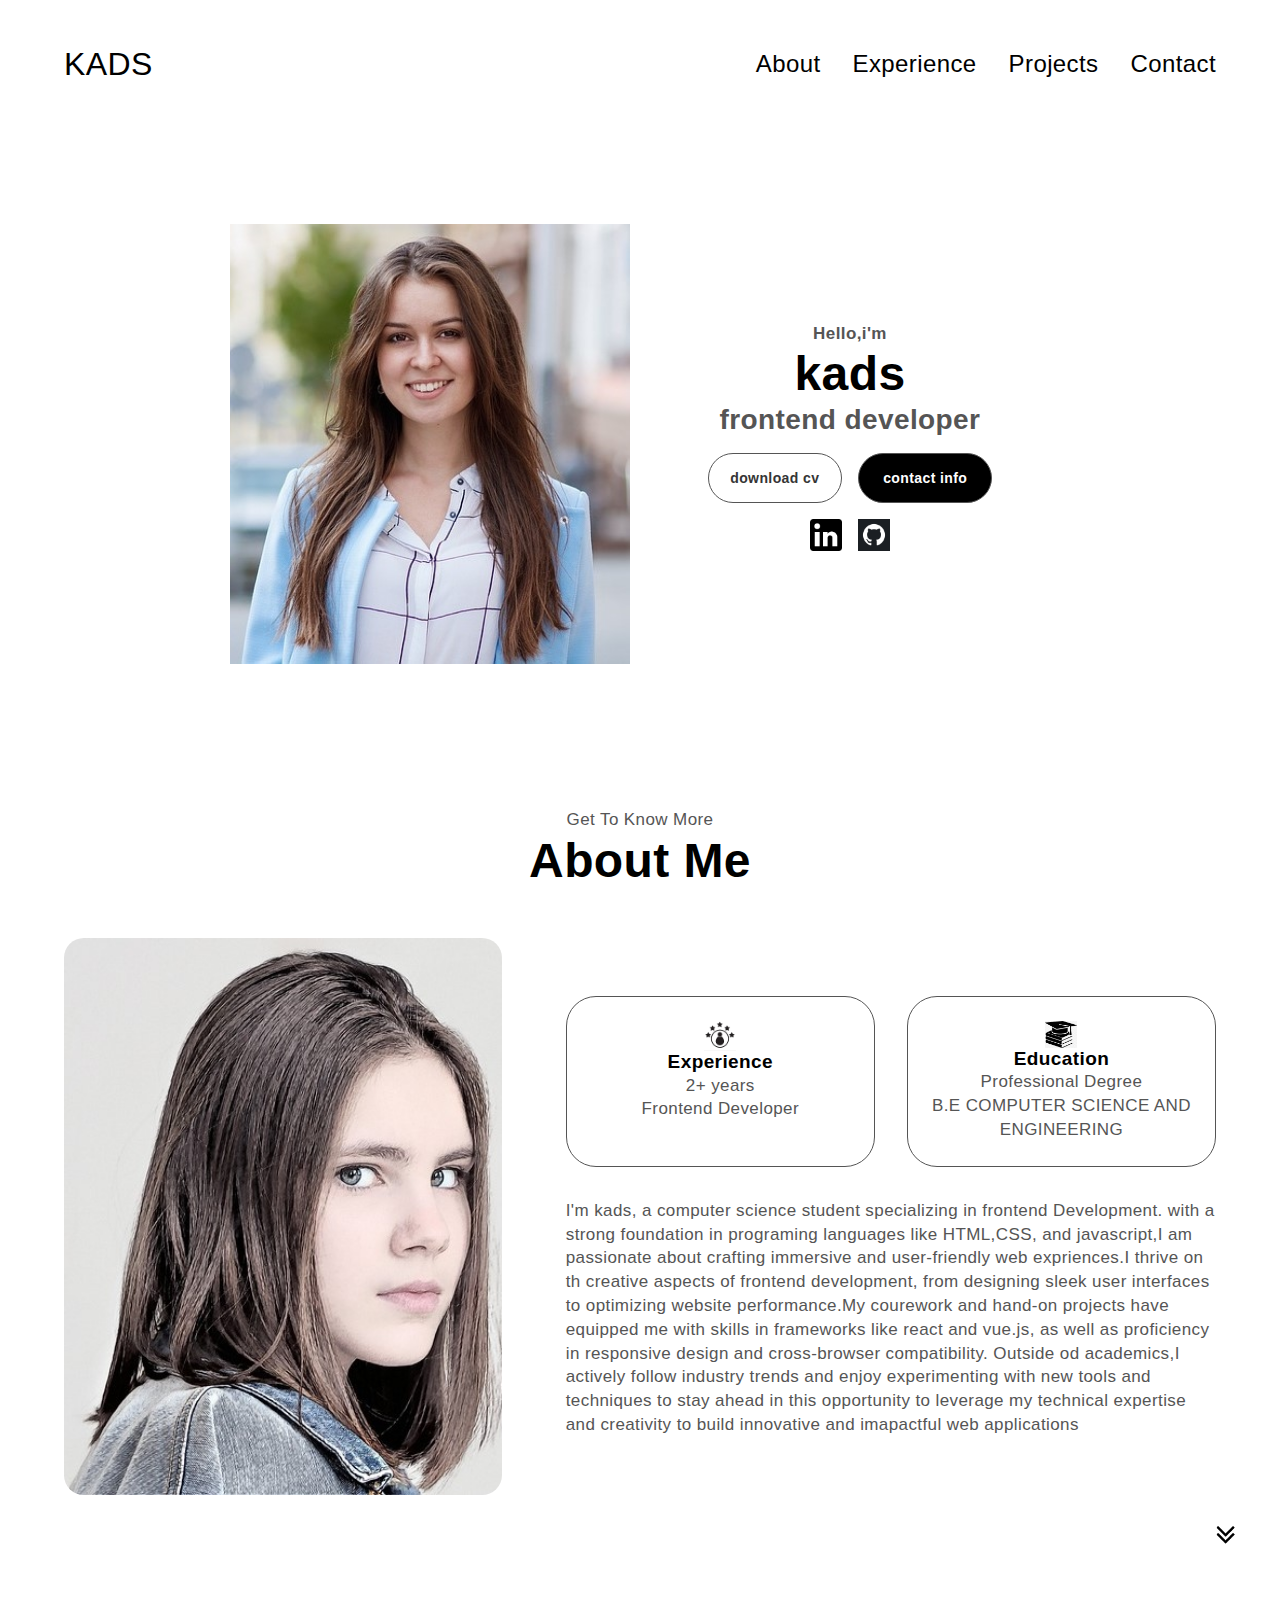
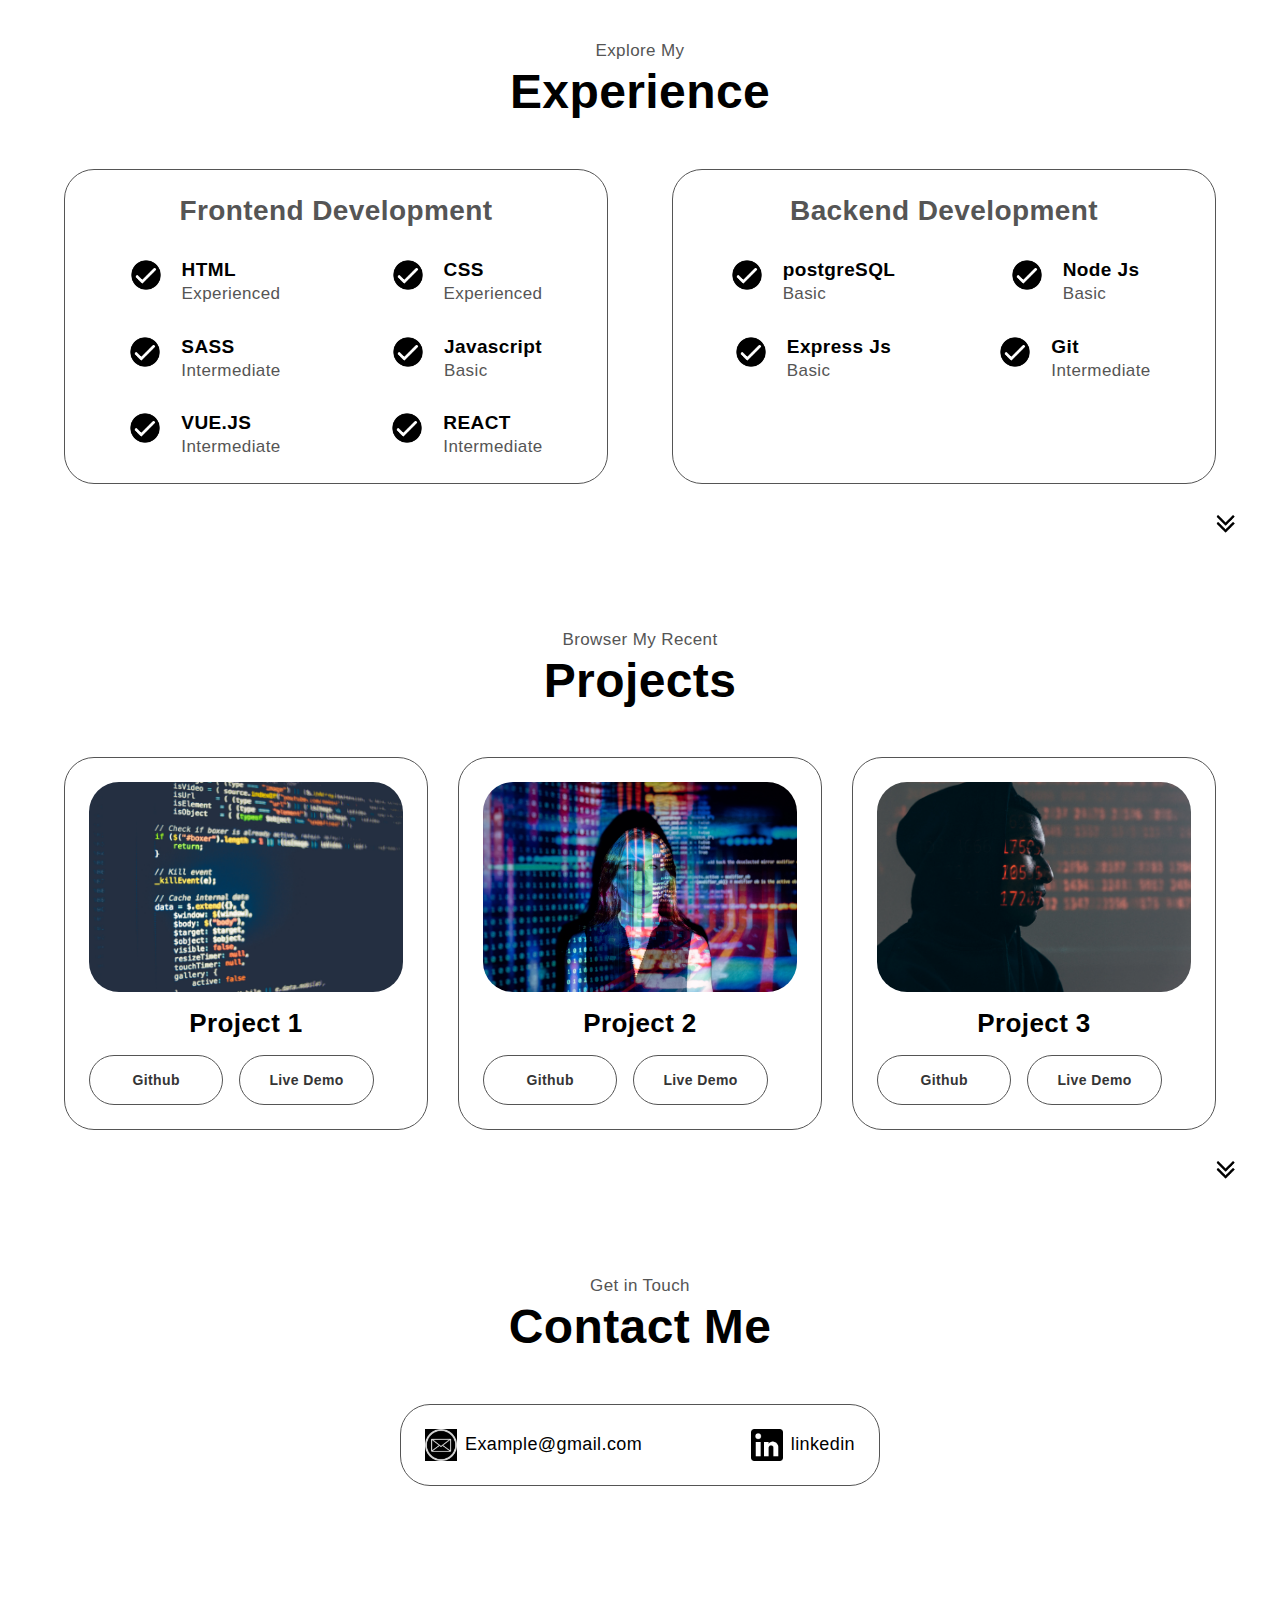
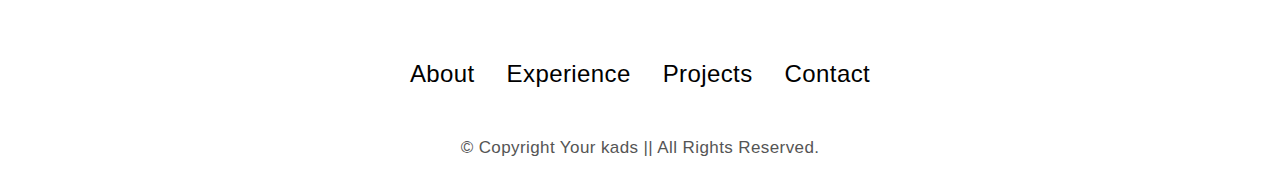
<file: portfolio/index.html>
<!DOCTYPE html>
<html lang="en">
<head>
    <meta charset="UTF-8">
    <meta name="viewport" content="width=device-width, initial-scale=1.0">
    <title>protfolio</title>
<link rel="stylesheet" href="style.css">

    
</head>

<body>

  <nav>
        <div class="container nav-container">
       <a href="" class="logo">KADS</a>
            <ul class="nav-links">
              <li><a href="#About">About</a> </li>
              <li ><a href="#Experience" >Experience</a></li>
              <li ><a href="#Projects">Projects</a></li>
              <li><a href="#Contact">Contact</a> </li>
            </ul>
            </div>
      </nav>

    

      <header>
        <div class="container header-container">

          <div class="header-left">
            <img src="img/blue girl.jpg" alt="">
          </div>

          <div class="header-right">
            <p><b>Hello,i'm</b></p>
            <h1>kads</h1>
            <h2>frontend developer</h2>

            <div class="header-action-aria">
              <a href="" class="btn" download="">download cv</a>
              <a href="#contact" class="btn btn-dark">contact info</a>
            </div>

            <div class="header-social">
              <a href=""><img src="./img/linkedin.png"  class="icon1"></a>
              <a href=""><img src="img/github-6980894_1280.png"  class="icon1"></a>
            </div>
          
        
            </div>
          </div>

      </header>
  


<section id="About">
  <p class="heading-p">Get To Know More</p>
  <h1 class="heading">About Me</h1>
  <div class="container about-container">

    <div class="about-left">
      <img src="img/young-girl-2143037_640.jpg" alt="">
    </div>

    <div class="about-right">
      <div class="basic-edu">
        <div class="edu-box">
          <img src="img/ex.png" class="icon1">
          <h4>Experience</h4>
  <p>
    2+ years<br>
    Frontend Developer
  </p>
        </div>
  <div class="edu-box">
    <img src="img/education.jpg" class="icon1">
    <h4>Education</h4>
    <p>
      Professional Degree<br>
      B.E COMPUTER SCIENCE AND ENGINEERING
    </p>
      </div>
      </div>
      <p>
       I'm kads, a  computer science student specializing in frontend Development. with a strong foundation in programing languages like HTML,CSS,
       and javascript,I am passionate about crafting immersive and user-friendly web expriences.I thrive on th creative aspects of frontend 
       development, from designing sleek user interfaces to optimizing website performance.My courework and hand-on projects have equipped me with
       skills in frameworks like react and vue.js, as well as proficiency in responsive design and cross-browser compatibility. 
       Outside od academics,I actively follow industry trends and enjoy experimenting with new tools and techniques
       to stay ahead in this opportunity to leverage my technical expertise and creativity to build innovative and imapactful
       web applications
          </p>
      </div>
  </div>
</section>


<section id="Experience"> 
  <a href="#Experience" class="arrow" ><img src="img/arrow.png" class="icon1"></a>
  <p class="heading-p">Explore My</p>
  <h1 class="heading">Experience</h1>

  <div class="container experience-container"> 
    <div class="experience-box"> 
      
      <div class="experience-containerx"> 
        <h2>Frontend Development</h2>
        <div class="experience"> 

          <div class="ex-div">
            <img src="img/checkmark11.png" class="icon1">
          <div>
          <h4>HTML</h4>
          <p>Experienced</p>
        </div>
          </div>


          <div class="ex-div">
            <img src="img/checkmark11.png" class="icon1">
          <div>
          <h4>CSS</h4>
          <p>Experienced</p>
        </div>
          </div>

          <div class="ex-div">
            <img src="img/checkmark11.png" class="icon1">
          <div>
          <h4>SASS</h4>
          <p>Intermediate</p>
        </div>
          </div>

          <div class="ex-div">
            <img src="img/checkmark11.png" class="icon1">
          <div>
          <h4>Javascript</h4>
          <p>Basic</p>
        </div>
          </div>

          <div class="ex-div">
            <img src="img/checkmark11.png" class="icon1">
          <div>
          <h4>VUE.JS</h4>
          <p>Intermediate</p>
        </div>
          </div>

          <div class="ex-div">
            <img src="img/checkmark11.png" class="icon1">
          <div>
          <h4>REACT</h4>
          <p>Intermediate</p>
        </div>
          </div>

        </div>
      </div>
    </div>


    <div class="experience-box">
      <h2>Backend Development</h2>
      <div class="experience">

        <div class="ex-div">
          <img src="img/checkmark11.png" class="icon1">
        <div>
        <h4>postgreSQL</h4>
        <p>Basic</p>
      </div>
        </div>


        <div class="ex-div">
          <img src="img/checkmark11.png" class="icon1">
        <div>
        <h4>Node Js</h4>
        <p>Basic</p>
      </div>
        </div>

        <div class="ex-div">
          <img src="img/checkmark11.png" class="icon1">
        <div>
        <h4>Express Js</h4>
        <p>Basic</p>
      </div>
        </div>

       
    
        <div class="ex-div">
          <img src="img/checkmark11.png" class="icon1">
        <div>
        <h4>Git</h4>
        <p>Intermediate</p>
      </div>
        </div>

    </div>
  </div>

  </div>
</section>


<section id="Projects"> 
  <a href="#Projects" class="arrow" ><img src="img/arrow.png" class="icon1"></a>
  <p class="heading-p">Browser My Recent</p>
  <h1 class="heading">Projects</h1>

  <div class="container project-container"> 
    <div class="project"> 
      <img src="img/p1 (1).jpg" alt="">
      <h3>Project 1</h3>
      <div class="header-action-aria"> 
<a href="https://github.com/" class="btn">Github</a>
<a href="" class="btn">Live Demo</a>
      </div>
    </div>

    <div class="project"> 
      <img src="img/p4.jpg" alt="">
      <h3>Project 2</h3>
      <div class="header-action-aria"> 
<a href="https://github.com/" class="btn">Github</a>
<a href="" class="btn">Live Demo</a>
      </div>
    </div>

    <div class="project"> 
      <img src="img/p1 (2).jpg" alt="">
      <h3>Project 3</h3>
      <div class="header-action-aria"> 
<a href="https://github.com/" class="btn">Github</a>
<a href="" class="btn">Live Demo</a>
      </div>
    </div>

  </div>
</section>

<section id="Contact"> 
  <a href="#Contact" class="arrow" ><img src="img/arrow.png" class="icon1"></a>
  <p class="heading-p">Get in Touch</p>
  <h1 class="heading">Contact Me</h1>

  <div class=" container contact-container "> 

    <div class="email"> 
      <img src="img/gmail.png" class="icon1">
    <a href=""><h5>Example@gmail.com</h5></a>
    </div>

    <div class="linkedin"> 
      <img src="img/linkedin.png" class="icon1">
      <a href="https://www.linkedin.com/in/kaavya-dharsini-m-772262277?utm_source=share&utm_campaign=share_via&utm_content=profile&utm_medium=android_app"><h5>linkedin</h5></a>
    </div>
  </div>
</section>



<footer>
  <ul class="nav-links">
    <li><a href="#About">About</a></li>
    <li><a href="#Experience">Experience</a></li>
    <li><a href="#Projects">Projects</a></li>
  <li><a href="#Contact">Contact</a></li>
  </ul>
  <p>&copy; Copyright Your kads || All Rights Reserved.</p>



</footer>










</body>
</html>
</file>
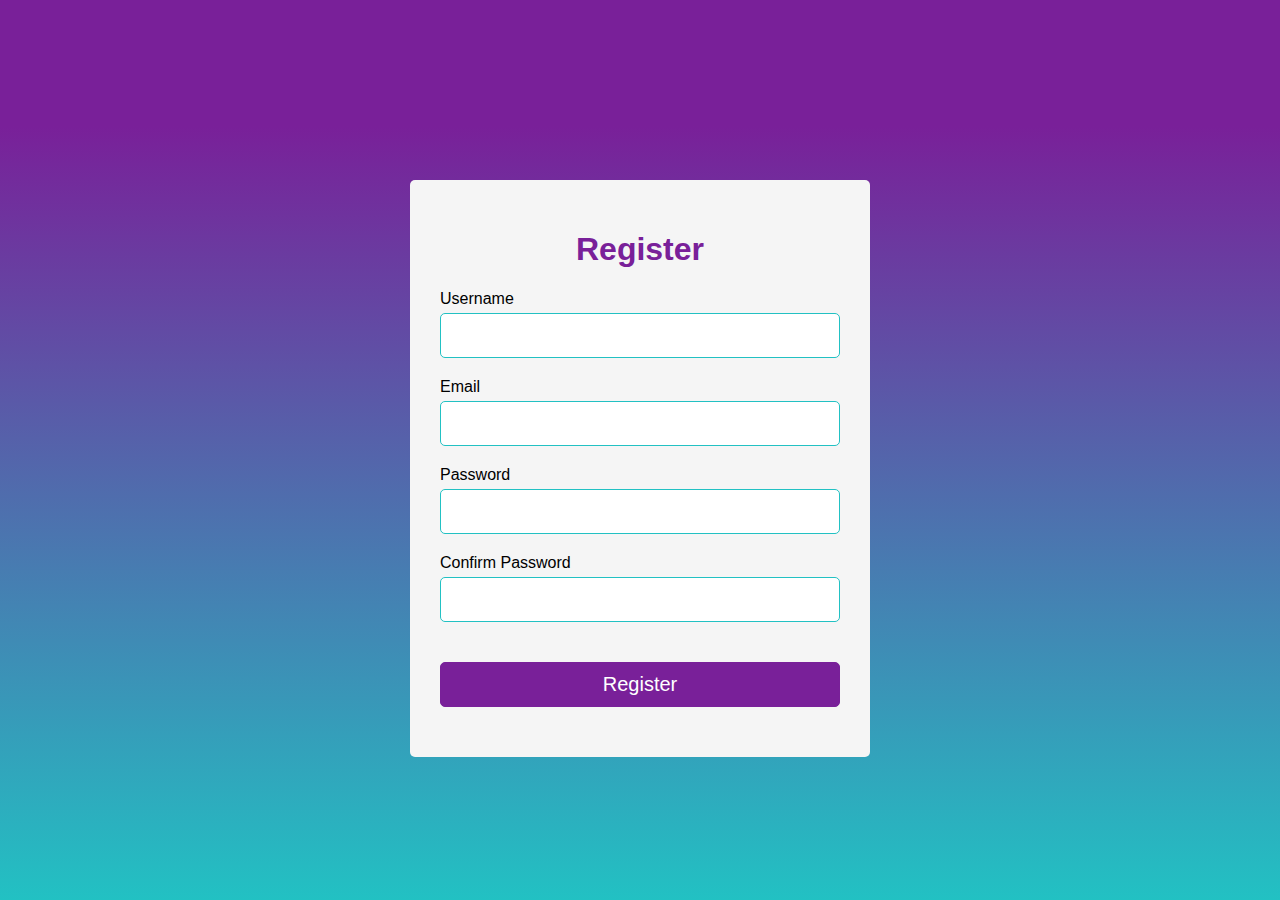
<file: form validation/index (1).html>
<!DOCTYPE html>
<html lang="en">
<head>
    <meta charset="UTF-8">
    <meta http-equiv="X-UA-Compatible" content="IE=edge">
    <meta name="viewport" content="width=device-width, initial-scale=1.0">
    <link rel="stylesheet" href="style.css">
    <script src="app.js" defer></script>
    <title>Register</title>
</head>
<body>
    <div class="container">
        <form action="" id="form">
            <h1>Register</h1>
            <div class="input-group">
                <label for="username">Username</label>
                <input type="text" id="username" name="username">
                <div class="error"></div>
            </div>
            <div class="input-group">
                <label for="email">Email</label>
                <input type="text" id="email" name="email" >
                <div class="error"></div>
            </div>
            <div class="input-group">
                <label for="password">Password</label>
                <input type="password" id="password" name="password">
                <div class="error"></div>
            </div>
            <div class="input-group">
                <label for="cpassword">Confirm Password</label>
                <input type="password" id="cpassword" name="cpassword">
                <div class="error"></div>
            </div>
            <button type="submit">Register</button>
        </form>
    </div>
</body>
</html>
</file>
<file: portfolio/style.css>
*{
    margin: 0;
    padding: 0;
    box-sizing: border-box;
    text-decoration: none;
    list-style: none;
    font-family: sans-serif;
    border: none;
    outline: none;
    scroll-behavior: smooth;
    letter-spacing: .4px;
}

:root{
    --color-black:#000000;
    --color-white:#ffffff;
    --color-dark:#353535;
    --color-dark-variant:#555555;
    -o-transition: .4s ease;

}

h1,h2,h3,h4,h5{
    line-height: 120%;
}

h1{
    font-size: 48px;
    color: var(--color-black);

}


h2{
    font-size: 28px;
    color: var(--color-dark-variant);
}

h3{
    font-size: 26px;
    color: var(--color-black);
}

h4{
    font-size: 19px;
    color: var(--color-black);
}

h5{
    font-size: 18px;
    font-weight: 400;
}
.heading{
    text-align: center;
    margin-bottom: 3rem;
}
a{
    font-size: 24px;
    color: var(--color-black);
    text-decoration-color:var(--color-white);
    transition: var(--transition);
}
a:hover{
    color: var(--color-dark-variant);
    text-decoration-color: var(--color-dark-variant) !important;
    text-underline-offset: 1rem;
    text-decoration: underline;

}
p{
    font-size: 17px;
    line-height: 140%;
    color: var(--color-dark-variant);
}
.heading-p{
    padding-top: 9rem;
    text-align: center;
}

.btn{
    display: inline-block;
    width: fit-content;
    padding: 1rem;
    width: 8.4rem;
    border-radius: 2rem;
    cursor: pointer;
    color: var(--color-dark);
    border: 1px solid var(--color-dark-variant);
    display:flex;
    align-items: center;
    justify-content: center;
    font-weight: 600;
    font-size: 14px;
    transition: var(--transition);
}

.btn:hover{
    background:var(--color-dark-variant);
    color: var(--color-white);

}
.btn-dark{
    background:var(--color-black);
    color: var(--color-white);
    text-decoration: none !important;
}
.btn-dark:hover{
    background:var(--color-black);
    }

    img{
        width: 100%;
        display: block;
    }

    .icon1{
        width: 32px;
        height: max-content;
    }

    .container{
        margin: 0 auto;
        max-width: 1200px;
        width: 90%;
    }

    nav{
        height: 8rem;
        position: fixed;
        z-index: 1;
        top: 0;
        left: 0;
        width: 100%;
        display: grid;
        place-items: center;
        background: var(--color-white);
      
    }
    .nav-container{
        display: flex;
        justify-content: space-between;
        align-items: center;
        height: 100%;
    }
    .logo{
        font-size: 32px;
        color: var(--color-black) !important;
        text-decoration: none !important;
     font-family: 'Franklin Gothic Medium', 'Arial Narrow', Arial, sans-serif;
    }

    .nav-links{
    
        display: flex;
        align-items: center;
        gap: 2rem;
    }


header{
    padding-top: 14rem;
}
.header-container{
    display: grid;
    grid-template-columns: 1fr 1fr;
    max-width: 820px;
    gap: 20px;
    justify-content: space-between;
}
.header-right{
    text-align: center;
    margin: auto;
}
.header-right p{
    color: var(--color-dark-variant);
}
.header-right h22{
    margin-top: 4rem;
}
.header-action-aria{
    margin-top: 1rem;
    display: flex;
    gap: 1rem;
}
.header-social{
    display: flex;
    gap: 1rem;
    justify-content:center;
    margin: 1rem auto;
}


.about-container{
    display: grid;
    grid-template-columns: 38% auto;
    gap: 4rem;
    align-items: center;
}
.about-left{
    border-radius: 20px;
    overflow: hidden;
}
.basic-edu{
    display: flex;
    gap: 32px;
    margin-bottom: 32px;
}
.edu-box{
    padding: 24px;
    text-align: center;
    border: 1px solid var(--color-dark-variant);
    border-radius: 30px;
    width: 100%;
}
.edu-box img{
    margin: auto;
}

section{
    position: relative;
}
.arrow{
    position: absolute;
    right: 3%;
    transition: var(--transition);
    margin-top: 1.5rem;
}
.arrow:hover{
    margin-top:2rem;
}

.experience-container{
    display: grid;
    grid-template-columns: 1fr 1fr;
    gap: 4rem;
}

.experience-box{
    border: 1px solid var(--color-dark-variant);
    border-radius: 30px;
    padding: 24px;
}
.experience-box h2{
    text-align: center;
    margin-bottom: 2rem;
}
.experience{
    display: grid;
    grid-template-columns: 1fr 1fr;
    gap: 30px;
}
.ex-div{
    margin: auto;
    display:flex;
    gap: 20px;
}

.project-container{
    display: grid;
    grid-template-columns: repeat(3,1fr);
    gap: 30px;

}
.project{
    padding: 24px;
    border: 1px solid var(--color-dark-variant);
    border-radius: 30px;
    text-align: center;
}
.project img{
    border-radius: 30px;
    margin-bottom: 1rem;
}
.contact-container{
    max-width: 30rem;
    border: 1px solid var(--color-dark-variant);
    padding: 24px;
    border-radius: 30px;
    display: flex;
    justify-content: space-between;
    align-items: center;
}
.email,.linkedin{
    display: flex;
    align-items: center;
    gap: .5rem;
}
footer{
    margin-top: 9rem;
    padding: 30px;
    text-align: center;
}
footer .nav-links{
    justify-content: center;
    margin-bottom: 3rem;
}

@media (max-width:1024){
    .about-container{
        gap: 30px;
    }
    .basic-edu{
        gap: 20px;
    }
    .experience-container{
        gap: 30px;
    }
    .project-container{
        grid-template-columns: repeat(2,1fr);
    }
}

@media (max-width:991px){
    .logo{
        display: none;
    }
    .nav-links{
        justify-content: center;
    }
    .experience-container{
        grid-template-columns: 1fr;
    }
}

@media(max-width:768px){
    h1{
        font-size: 38px;
    }
    h2{
        font-size: 26px;
    }
   
    a{
        font-size: 20px;
    }
   
    h3{
        font-size: 24px;
    }
    .arrow{
        right: 5%;
    }
    .header-container{
        width: 90%;
        grid-template-columns: 1fr;
    }
    .header-left{
        width: 70%;
        margin: 0 auto;
    }
    .about-container{
        grid-template-columns: 1fr;
    }
    .about-left{
        width: 70%;
        margin: 0 auto;
    }
    .basic-edu{
        gap: 10px;
    }
    .experience-box{
        padding: 10px;
    }
   .ex-div{
    gap: 10px;
   }
   
   
    .project-container{
        grid-template-columns: 1fr;
    }
}

@media (max-width:600px){
 a{
        font-size: 18px;
    }
.nav-links{
    gap: 0;
    justify-content: space-between;
}
.contact-container{
    flex-direction: column;
    gap: 1rem;
}
footer{
    padding: 0;
    padding-bottom: 20px;
    width: 90%;
    margin:  auto;
    margin-top: 9rem;
}
footer .nav-links{
    width: 100%;
    justify-content: space-between;
}
}
</file>
<file: form validation/style.css>
body{
    background: rgb(34,193,195);
    background: linear-gradient(0deg, rgba(34,193,195,1) 0%, rgba(121,32,153,1) 86%);
    background-attachment: fixed;
    margin:0;
    font-family: 'Poppins', sans-serif; 
}

#form{
    width:400px;
    margin:20vh auto 0 auto;
    background-color: whitesmoke;
    border-radius: 5px;
    padding:30px;
}

h1{
    text-align: center;
    color:#792099;
}

#form button{
    background-color: #792099;
    color:white;
    border: 1px solid #792099;
    border-radius: 5px;
    padding:10px;
    margin:20px 0px;
    cursor:pointer;
    font-size:20px;
    width:100%;
}

.input-group{
    display:flex;
    flex-direction: column;
    margin-bottom: 15px;
}

.input-group input{
    border-radius: 5px;
    font-size:20px;
    margin-top:5px;
    padding:10px;
    border:1px solid rgb(34,193,195) ;
}

.input-group input:focus{
    outline:0;
}

.input-group .error{
    color:rgb(242, 18, 18);
    font-size:16px;
    margin-top: 5px;
}

.input-group.success input{
    border-color: #0cc477;
}

.input-group.error input{
    border-color:rgb(206, 67, 67);
}
</file>
